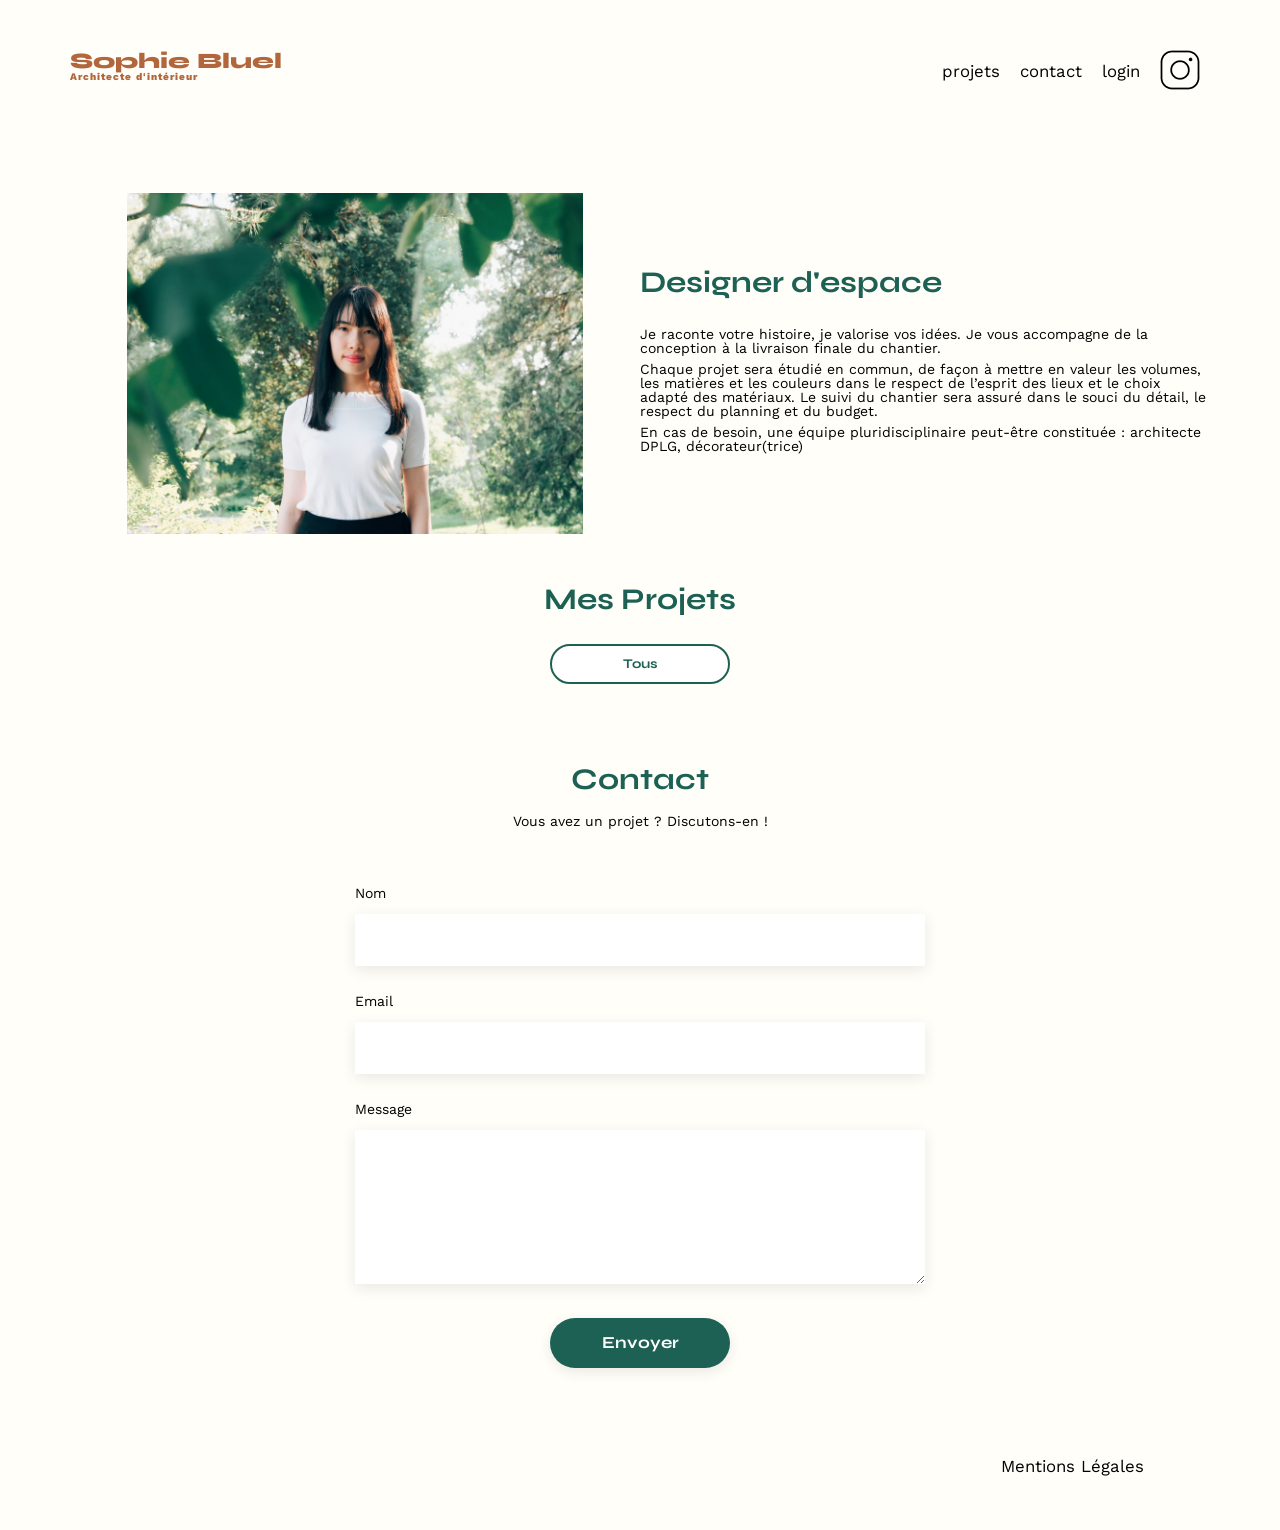
<file: index.html>
<!doctype html>
<html lang="fr">
  <head>
    <meta charset="UTF-8" />
    <title>Sophie Bluel - Architecte d'intérieur</title>
    <meta name="viewport" content="width=device-width, initial-scale=1.0" />
    <link rel="preconnect" href="https://fonts.googleapis.com" />
    <link rel="preconnect" href="https://fonts.gstatic.com" crossorigin />
    <link
      href="https://fonts.googleapis.com/css2?family=Syne:wght@700;800&family=Work+Sans&display=swap"
      rel="stylesheet"
    />
    <!-- Ajout de Fontawesome pour les icônes-->
    <link
      rel="stylesheet"
      href="https://cdnjs.cloudflare.com/ajax/libs/font-awesome/6.4.0/css/all.min.css"
    />
    <meta name="description" content="" />
    <link rel="stylesheet" href="style.css" />
    <script type="module" src="script.js" defer></script>
  </head>
  <body>
    <header>
      <h1>Sophie Bluel <span>Architecte d'intérieur</span></h1>
      <nav>
        <ul>
          <!-- Ajout du lien -->
          <li><a href="index.html">projets</a></li>
          <li><a href="#contact">contact</a></li>
          <!-- Lien vers la page de connexion -->
          <li><a href="login.html" class="login-link">login</a></li>
          <li><img src="./assets/icons/instagram.png" alt="Instagram" /></li>
        </ul>
      </nav>
    </header>
    <main>
      <section id="introduction">
        <figure>
          <img
            src="./assets/images/sophie-bluel.png"
            alt="portrait de sophie bluel"
          />
        </figure>
        <article>
          <h2>Designer d'espace</h2>
          <p>
            Je raconte votre histoire, je valorise vos idées. Je vous accompagne
            de la conception à la livraison finale du chantier.
          </p>
          <p>
            Chaque projet sera étudié en commun, de façon à mettre en valeur les
            volumes, les matières et les couleurs dans le respect de l’esprit
            des lieux et le choix adapté des matériaux. Le suivi du chantier
            sera assuré dans le souci du détail, le respect du planning et du
            budget.
          </p>
          <p>
            En cas de besoin, une équipe pluridisciplinaire peut-être constituée
            : architecte DPLG, décorateur(trice)
          </p>
        </article>
      </section>
      <section id="portfolio">
        <div class="projects-header">
          <h2>Mes Projets</h2>
          <button class="edit-button">
            <i class="fa-solid fa-pen"></i> Modifier
          </button>
        </div>
        <!---    Ajout d'une div pour les filtres      -->
        <div class="filters"></div>
        <div class="gallery"></div>
      </section>
      <section id="contact">
        <h2>Contact</h2>
        <p>Vous avez un projet ? Discutons-en !</p>
        <form action="#" method="post">
          <label for="name">Nom</label>
          <input type="text" name="name" id="name" />
          <label for="email">Email</label>
          <input type="email" name="email" id="email" />
          <label for="message">Message</label>
          <textarea name="message" id="message" cols="30" rows="10"></textarea>
          <input type="submit" value="Envoyer" />
        </form>
      </section>
    </main>

    <footer>
      <nav>
        <ul>
          <li>Mentions Légales</li>
        </ul>
      </nav>
    </footer>

    <!-- ===================== MODALE ===================== -->
    <div class="modal" id="modal" aria-hidden="true">
      <div class="modal-overlay" data-close="true"></div>

      <div class="modal-wrapper">
        <!-- Bouton fermeture -->
        <button class="modal-close" aria-label="Fermer">
          <i class="fa-solid fa-xmark"></i>
        </button>

        <!-- ===== Vue Galerie ===== -->
        <div class="modal-view modal-gallery-view">
          <h3>Galerie photo</h3>

          <!-- Miniatures -->
          <div class="modal-gallery-container">
            <div class="modal-gallery"></div>
          </div>
          <!-- Bouton ajouter -->
          <button class="modal-add-photo">Ajouter une photo</button>
        </div>

        <!------------------------------ Formulaire de la modale -------------------------------->
        <button class="modal-back" aria-label="Retour">
          <i class="fa-solid fa-arrow-left"></i>
        </button>

        <div class="modal-view modal-form-view" hidden>
          <h3>Ajout photo</h3>

          <form class="modal-form">
            <!-- Zone upload -->
            <div class="modal-upload">
              <img
                class="image-preview"
                style="
                  display: none;
                  width: 100%;
                  height: auto;
                  object-fit: cover;
                  border-radius: 4px;
                "
              />

              <i class="fa-regular fa-image upload-icon"></i>

              <label for="image-upload" class="upload-button"
                >+ Ajouter photo</label
              >
              <input
                id="image-upload"
                type="file"
                name="image"
                accept="image/*"
                required
              />

              <p class="upload-info">jpg, png – 4 Mo max</p>
            </div>

            <!-- Titre -->
            <label for="title">Titre</label>
            <input id="title" name="title" type="text" required />

            <!-- Catégorie -->
            <label for="category">Catégorie</label>
            <select id="category" name="category" required></select>
          </form>
          <!-- Bouton valider -->
          <button type="submit" class="modal-submit">Valider</button>
        </div>
      </div>
    </div>
  </body>
</html>
</file>
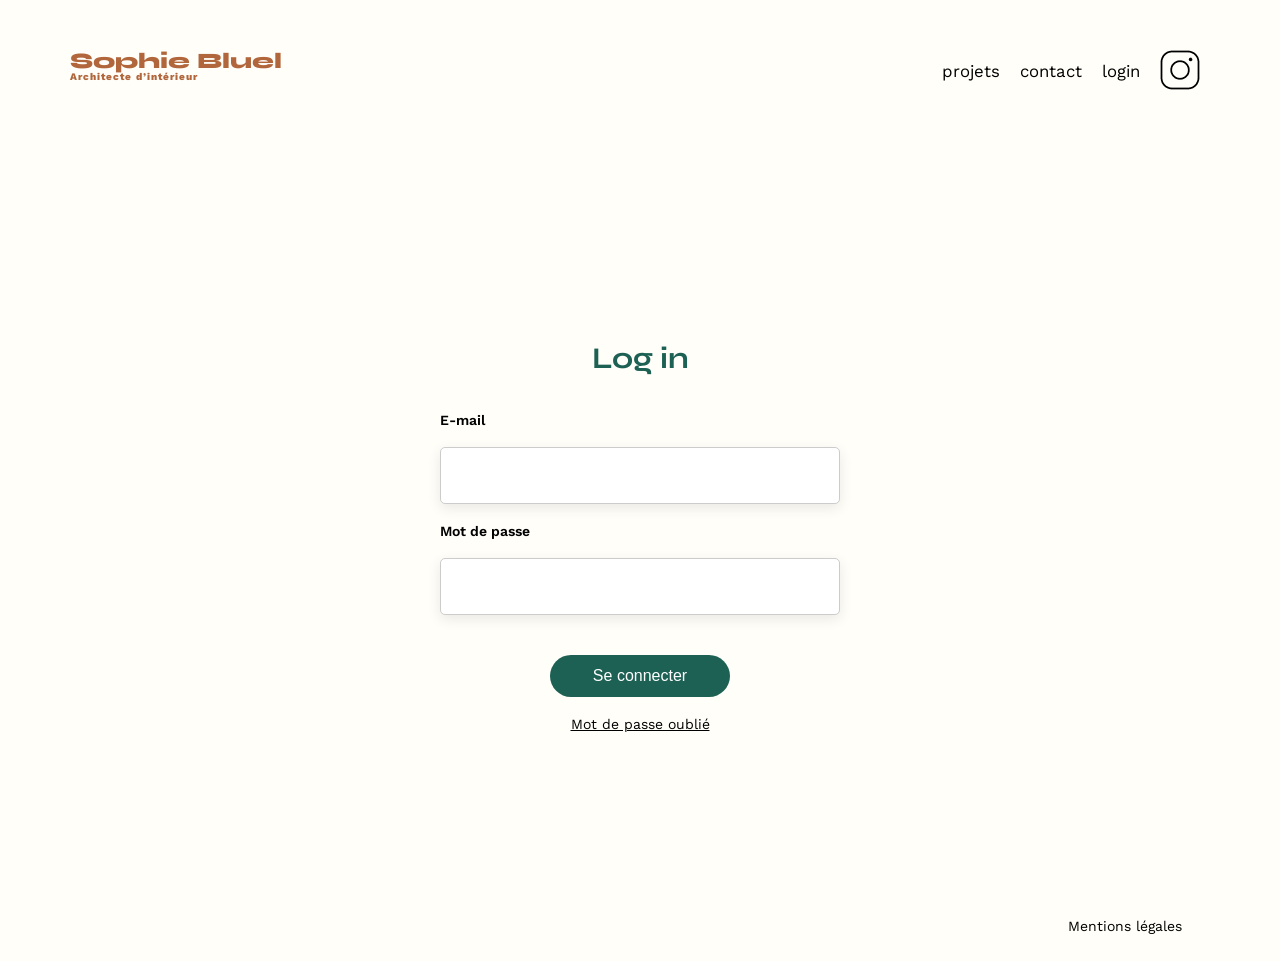
<file: login.html>
<!------------------ Création nouvelle page de login --------------------->
<!doctype html>
<html lang="fr">
  <head>
    <meta charset="UTF-8" />
    <meta name="viewport" content="width=device-width, initial-scale=1.0" />
    <link rel="preconnect" href="https://fonts.googleapis.com" />
    <link rel="preconnect" href="https://fonts.gstatic.com" crossorigin />
    <link
      href="https://fonts.googleapis.com/css2?family=Syne:wght@400;700;800&family=Work+Sans:wght@300;400;600&display=swap"
      rel="stylesheet"
    />
    <title>Login - Sophie Bluel</title>
    <link rel="stylesheet" href="./style.css" />
    <script src="login.js" defer></script>
  </head>

  <body>
    <header>
      <h1>Sophie Bluel <span>Architecte d’intérieur</span></h1>
      <nav>
        <ul>
          <li><a href="index.html">projets</a></li>
          <li><a href="index.html#contact">contact</a></li>
          <li><a href="login.html" class="login-link">login</a></li>
          <li><img src="./assets/icons/instagram.png" alt="Instagram" /></li>
        </ul>
      </nav>
    </header>

    <main class="login-container">
      <h2>Log in</h2>

      <form class="login-form">
        <label for="email">E-mail</label>
        <input type="email" id="email" name="email" required />

        <label for="password">Mot de passe</label>
        <input type="password" id="password" name="password" required />

        <button type="submit">Se connecter</button>

        <p class="forgot-password">Mot de passe oublié</p>
      </form>
      <p class="error-message"></p>
    </main>

    <footer>
      <p>Mentions légales</p>
    </footer>
  </body>
</html>
</file>
<file: style.css>
/* http://meyerweb.com/eric/tools/css/reset/
   v2.0 | 20110126
   License: none (public domain)
*/

html,
body,
div,
span,
applet,
object,
iframe,
h1,
h2,
h3,
h4,
h5,
h6,
p,
blockquote,
pre,
a,
abbr,
acronym,
address,
big,
cite,
code,
del,
dfn,
em,
img,
ins,
kbd,
q,
s,
samp,
small,
strike,
strong,
sub,
sup,
tt,
var,
b,
u,
i,
center,
dl,
dt,
dd,
ol,
ul,
li,
fieldset,
form,
label,
legend,
table,
caption,
tbody,
tfoot,
thead,
tr,
th,
td,
article,
aside,
canvas,
details,
embed,
figure,
figcaption,
footer,
header,
hgroup,
menu,
nav,
output,
ruby,
section,
summary,
time,
mark,
audio,
video {
  margin: 0;
  padding: 0;
  border: 0;
  font-size: 100%;
  font: inherit;
  vertical-align: baseline;
}
/* HTML5 display-role reset for older browsers */
article,
aside,
details,
figcaption,
figure,
footer,
header,
hgroup,
menu,
nav,
section {
  display: block;
}

body {
  line-height: 1;
}
a {
  text-decoration: none;
  color: inherit;
}
ol,
ul {
  list-style: none;
}
blockquote,
q {
  quotes: none;
}
blockquote:before,
blockquote:after,
q:before,
q:after {
  content: "";
  content: none;
}
table {
  border-collapse: collapse;
  border-spacing: 0;
}
/** end reset css**/
html,
body {
  background-color: #fffef8;
}
body {
  display: flex;
  flex-direction: column;
  max-width: 1140px;
  min-height: 100vh;
  margin: auto;
  font-family: "Work Sans";
  font-size: 14px;
}
header {
  display: flex;
  justify-content: space-between;
  margin: 50px 0;
}
section {
  margin: 50px 0;
}

h1 {
  display: flex;
  flex-direction: column;
  font-family: "Syne";
  font-size: 22px;
  font-weight: 800;
  color: #b1663c;
}

h1 > span {
  font-family: "Work Sans";
  font-size: 10px;
  letter-spacing: 0.1em;
}

h2 {
  font-family: "Syne";
  font-weight: 700;
  font-size: 30px;
  color: #1d6154;
}
nav ul {
  display: flex;
  align-items: center;
  list-style-type: none;
}
nav li {
  padding: 0 10px;
  font-size: 1.2em;
}

li:hover {
  color: #b1663c;
}
#introduction {
  display: flex;
  align-items: center;
}
#introduction figure {
  flex: 1;
}
#introduction img {
  display: block;
  margin: auto;
  width: 80%;
}

#introduction article {
  flex: 1;
}
#introduction h2 {
  margin-bottom: 1em;
}

#introduction p {
  margin-bottom: 0.5em;
}
#portfolio h2 {
  text-align: center;
  margin-bottom: 1em;
}
/* Ajout du style pour les filtres : même style que le bouton en bas de page */
.filters {
  display: flex;
  justify-content: center;
  margin-bottom: 2em;
  gap: 20px;
}
.filters button {
  font-family: "Syne";
  font-weight: 700;
  color: #1d6154;
  background-color: white;
  margin: 0;
  width: 180px;
  text-align: center;
  border-radius: 60px;
  border: 2px solid;
  padding: 10px 0;
  cursor: pointer;
}
.filters button:hover {
  color: white;
  background-color: #1d6154;
}
.gallery {
  width: 100%;
  display: grid;
  grid-template-columns: 1fr 1fr 1fr;
  grid-column-gap: 20px;
  grid-row-gap: 20px;
}

.gallery img {
  width: 100%;
}
#contact {
  width: 50%;
  margin: auto;
}
#contact > * {
  text-align: center;
}
#contact h2 {
  margin-bottom: 20px;
}
#contact form {
  text-align: left;
  margin-top: 30px;
  display: flex;
  flex-direction: column;
}

#contact input {
  height: 50px;
  font-size: 1.2em;
  border: none;
  box-shadow: 0px 4px 14px rgba(0, 0, 0, 0.09);
}

#contact label {
  margin: 2em 0 1em 0;
}

#contact textarea {
  border: none;
  box-shadow: 0px 4px 14px rgba(0, 0, 0, 0.09);
}

input[type="submit"] {
  font-family: "Syne";
  font-weight: 700;
  color: white;
  background-color: #1d6154;
  margin: 2em auto;
  width: 180px;
  text-align: center;
  border-radius: 60px;
}

footer nav ul {
  display: flex;
  justify-content: flex-end;
  margin: 2em;
}

/* -------------------------  style pour la page Login  --------------------------------------- */
main.login-container {
  display: flex;
  flex-direction: column;
  align-items: center;
  justify-content: center;
  padding: 100px 0 50px 0;
}
.login-container {
  max-width: 800px;
  min-width: 500px;
  text-align: center;
  margin: 100px auto;
}

.login-container h2 {
  font-size: 30px;
  margin-bottom: 40px;
}
form.login-form {
  width: 100%;
  height: auto;
  max-width: 400px;
  margin: auto;
}
.login-form {
  display: flex;
  flex-direction: column;
  gap: 20px;
  width: 100%;
}

.login-form label {
  text-align: left;
  font-weight: 600;
}

.login-form input {
  height: 55px;
  border: 1px solid #ccc;
  border-radius: 5px;
  padding: 0 15px;
  box-shadow: 0px 4px 14px rgba(0, 0, 0, 0.09);
  font-size: 16px;
  font-family: "Work Sans", sans-serif;
}

.login-form button {
  background-color: #1d6154;
  color: white;
  border: none;
  border-radius: 60px;
  padding: 12px 0;
  font-size: 16px;
  cursor: pointer;
  width: 180px;
  margin: 20px auto 0 auto;
}

.login-form button:hover {
  background-color: #000;
}

.forgot-password {
  font-size: 14px;
  text-decoration: underline;
  cursor: pointer;
}

.error-message {
  color: red;
  margin-top: 10px;
}

nav ul li a.active {
  font-weight: 700;
}

footer {
  margin-top: auto;
  display: flex;
  justify-content: flex-end;
  padding: 2em;
}

/* ----------------- Mode édition : bandeau / bouton modifier / filtres  ------------ */

.admin-bar {
  display: flex;
  background: black;
  color: white;
  padding: 10px;
  justify-content: center;
  align-items: center;
  gap: 10px;
}

.admin-bar p {
  display: flex;
  align-items: center;
  gap: 10px; /* espace entre l’icône et le texte */
}

.projects-header {
  display: flex;
  align-items: center;
  justify-content: center;
  gap: 15px;
}

.edit-button {
  display: flex;
  background: none;
  border: none;
  font-size: 14px;
  cursor: pointer;
  padding: 0 5px 18px 15px;
  gap: 8px;
}

.filters {
  display: flex;
  gap: 10px;
  justify-content: center;
  margin-bottom: 30px;
}

/* ------------------ Modale ------------------ */

.modal {
  position: fixed;
  inset: 0;
  display: none;
  justify-content: center;
  align-items: center;
  z-index: 2000;
}

.modal.is-open {
  display: flex;
}

.modal-overlay {
  position: absolute;
  inset: 0;
  background: rgba(0, 0, 0, 0.3);
  z-index: 2000;
}

.modal-gallery-container {
  width: 70%;
  margin: 0 auto;
  padding-bottom: 40px;
  margin-bottom: 45px;
  border-bottom: 1px solid #ccc;
}

.modal-back {
  display: none;
}

.modal-wrapper {
  position: relative;
  background: #fffef8;
  width: 630px;
  height: 670px;
  max-width: 90%;
  max-height: 90vh;
  padding-top: 40px;
  border-radius: 10px;
  z-index: 2001;
}

.modal-close {
  position: absolute;
  top: 20px;
  right: 20px;
  background: none;
  border: none;
  font-size: 22px;
  cursor: pointer;
}

.modal-view h3 {
  text-align: center;
  font-family: "Syne";
  font-size: 24px;
  margin-bottom: 30px;
}

.modal-add-photo {
  display: block;
  margin: 45px auto 0 auto;
  width: 250px;
  padding: 10px 0;
  border-radius: 60px;
  border: none;
  background: #1d6154;
  color: white;
  font-family: "Syne";
  font-weight: 700;
  cursor: pointer;
}

.modal-gallery {
  display: grid;
  grid-template-columns: repeat(5, 1fr);
  gap: 15px;
  padding-top: 30px;
}

.modal-gallery img {
  width: 100%;
  height: 100px;
  object-fit: cover;
}

.modal-gallery figure {
  position: relative;
}

.delete-icon {
  position: absolute;
  top: 5px;
  right: 5px;
  background: black;
  color: white;
  padding: 5px;
  border-radius: 3px;
  cursor: pointer;
  font-size: 12px;
  display: flex;
  align-items: center;
  justify-content: center;
}

/*------------ MODALE.2 ------  */

.modal-form-view {
  position: relative;
  padding: 40px 60px;
}

.modal-form-view h3 {
  text-align: center;
  font-size: 22px;
  margin-bottom: 30px;
}

/* Bouton retour (flèche) */
.modal-back {
  position: absolute;
  top: 20px;
  left: 20px;
  font-size: 22px;
  border: none;
  background: none;
  cursor: pointer;
}

.modal-form {
  display: flex;
  flex-direction: column;
  gap: 15px;
}

.modal-form label {
  font-size: 14px;
  font-weight: 500;
}

.modal-form input[type="text"],
.modal-form select {
  height: 40px;
  border-radius: 5px;
  border: 1px solid #ccc;
  box-shadow: 0px 4px 14px rgba(0, 0, 0, 0.09);
  padding: 0 10px;
  font-size: 14px;
}

.modal-upload {
  display: flex;
  align-items: center;
  justify-content: center;
  background-color: #e8f0f8;
  border-radius: 5px;
  height: 170px;
  margin-bottom: 10px;
  overflow: hidden;
}

.modal-upload input[type="file"] {
  font-size: 14px;
}

.modal-submit {
  display: block;
  margin: 0 auto;
  margin-top: 20px;
  width: 50%;
  height: 40px;
  border-radius: 20px;
  border: none;
  background-color: #a7a7a7;
  color: white;
  font-weight: 600;
  cursor: pointer;
}

.modal-submit:hover {
  background-color: #1d6154;
}

/* Cadre global du formulaire (comme la galerie) */
.modal-form-view {
  position: relative;
  padding: 40px 60px;
}

/* Conteneur qui englobe upload + inputs + séparation */
.modal-form {
  display: flex;
  flex-direction: column;
  gap: 15px;
  width: 70%;
  margin: 0 auto;
  padding-bottom: 40px;
  margin-bottom: 45px;
  border-bottom: 1px solid #ccc;
}

/* ===========================
   ZONE UPLOAD – STYLE OC
   =========================== */

.modal-upload {
  background-color: #e8f0f8; /* ton bleu-gris */
  border-radius: 5px;
  height: 170px;
  display: flex;
  flex-direction: column;
  align-items: center;
  justify-content: center;
  gap: 10px;
  position: relative;
}

/* Icône image grise */
.upload-icon {
  font-size: 60px;
  color: #b9c5d9;
}

/* Bouton + Ajouter photo */
.upload-button {
  background-color: #cbd6e2;
  color: #306685;
  padding: 10px 20px;
  border-radius: 50px;
  font-weight: 600;
  cursor: pointer;
  font-size: 14px;
}

/* Texte formats */
.upload-info {
  font-size: 10px;
  color: #6a6a6a;
}

/* On cache l’input file natif */
#image-upload {
  display: none;
}
</file>
